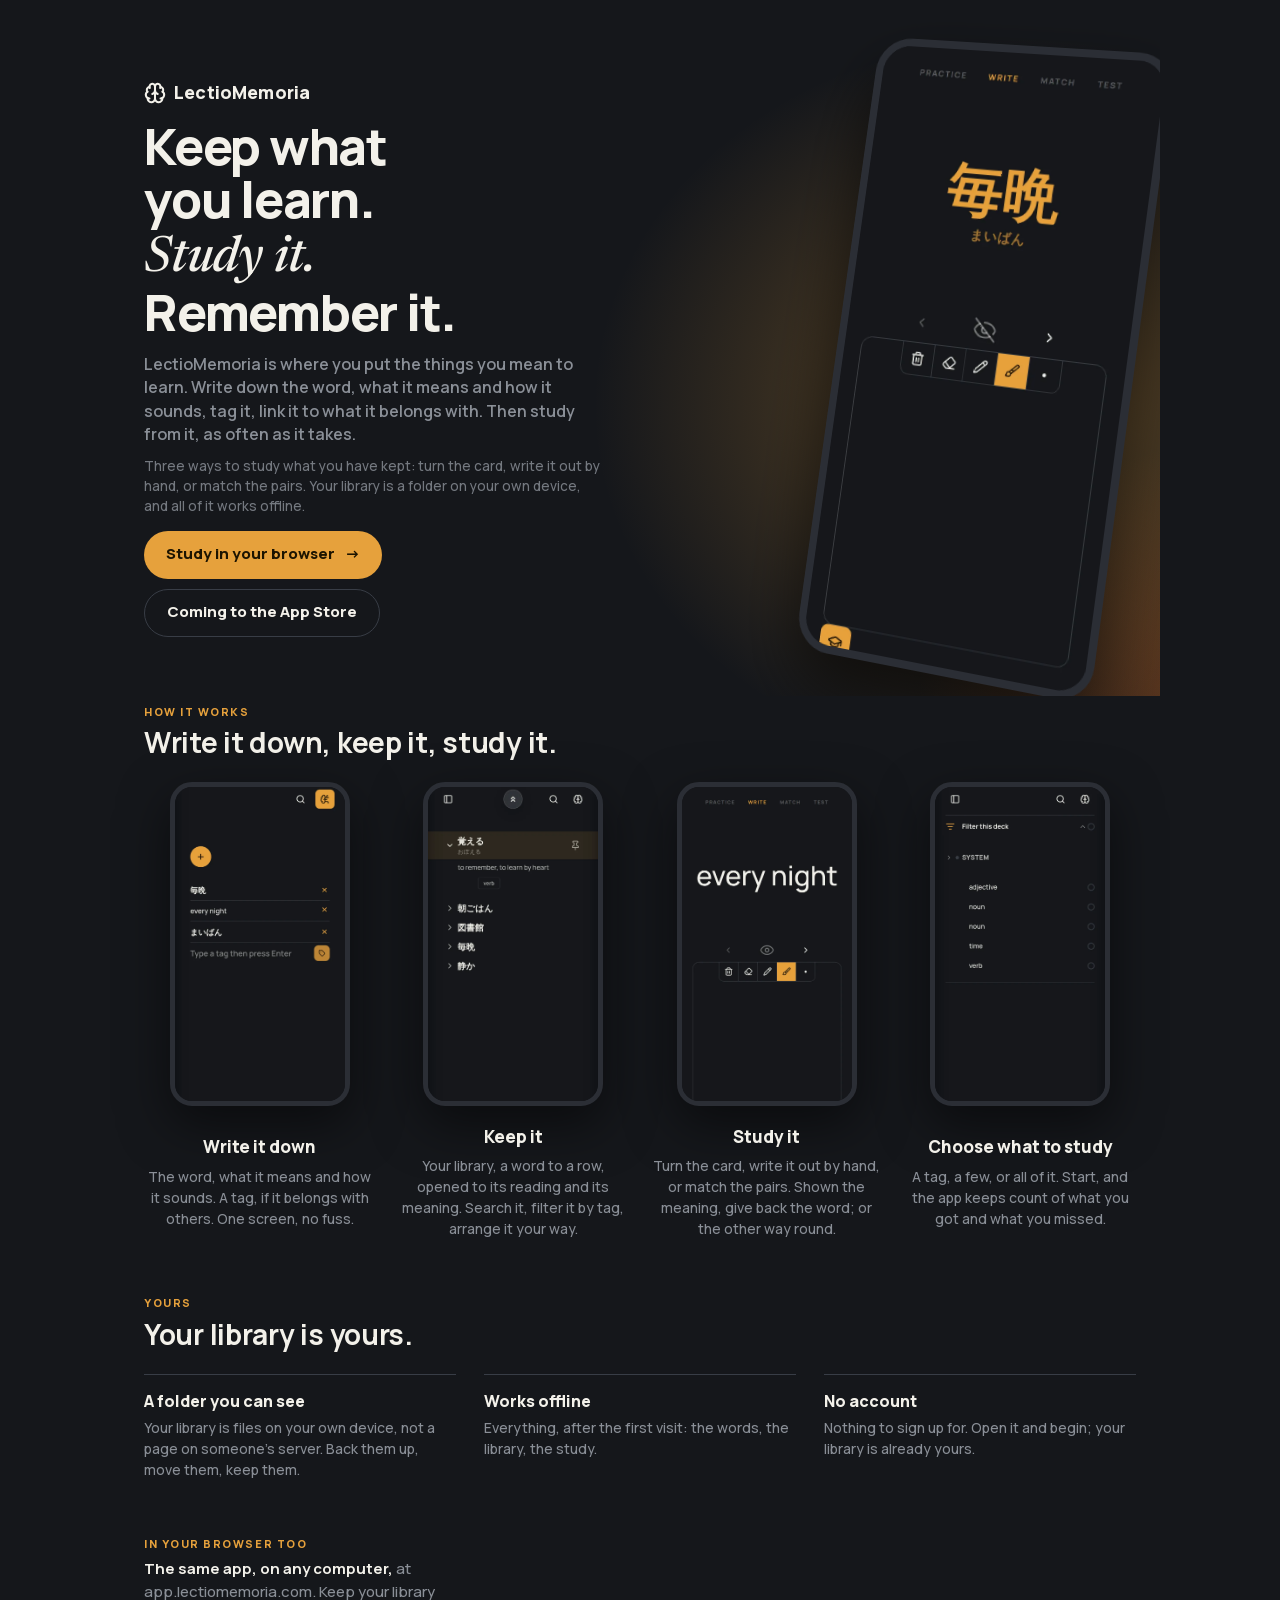
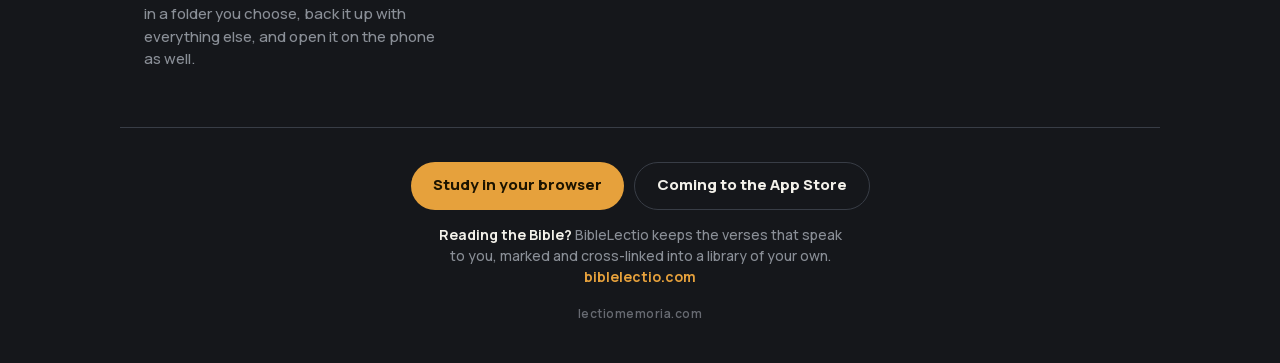
<file: index.html>
<!doctype html>
<html lang="en">
  <head>
    <meta charset="utf-8" />
    <meta name="viewport" content="width=device-width, initial-scale=1, viewport-fit=cover" />
    <title>LectioMemoria</title>
    <meta name="description" content="Keep what you learn. Study it. Remember it." />
    <meta name="theme-color" content="#15171b" />
    <meta property="og:title" content="LectioMemoria" />
    <meta property="og:description" content="Keep what you learn. Study it. Remember it." />
    <meta property="og:type" content="website" />
    
    <link rel="icon" href="data:image/svg+xml,%3Csvg%20xmlns%3D%22http%3A%2F%2Fwww.w3.org%2F2000%2Fsvg%22%20viewBox%3D%220%200%2024%2024%22%20fill%3D%22none%22%20stroke%3D%22%23e6a13c%22%20stroke-width%3D%222.2%22%20stroke-linecap%3D%22round%22%20stroke-linejoin%3D%22round%22%3E%3Cpath%20d%3D%22M12%2018V5%22%2F%3E%3Cpath%20d%3D%22M15%2013a4.17%204.17%200%200%201-3-4%204.17%204.17%200%200%201-3%204%22%2F%3E%3Cpath%20d%3D%22M17.598%206.5A3%203%200%201%200%2012%205a3%203%200%201%200-5.598%201.5%22%2F%3E%3Cpath%20d%3D%22M17.997%205.125a4%204%200%200%201%202.526%205.77%22%2F%3E%3Cpath%20d%3D%22M18%2018a4%204%200%200%200%202-7.464%22%2F%3E%3Cpath%20d%3D%22M19.967%2017.483A4%204%200%201%201%2012%2018a4%204%200%201%201-7.967-.517%22%2F%3E%3Cpath%20d%3D%22M6%2018a4%204%200%200%201-2-7.464%22%2F%3E%3Cpath%20d%3D%22M6.003%205.125a4%204%200%200%200-2.526%205.77%22%2F%3E%3C%2Fsvg%3E" />
    <script type="module" crossorigin src="/assets/index-DxiR4rw_.js"></script>
    <link rel="stylesheet" crossorigin href="/assets/index-CR4TR6Tr.css">
  </head>
  <body>
    <div id="site"></div>
  </body>
</html>
</file>
<file: assets/index-CR4TR6Tr.css>
@font-face{font-family:Manrope;font-style:normal;font-weight:500;font-display:swap;src:url(/assets/Manrope-Medium-B61sJM7J.ttf) format("truetype")}@font-face{font-family:Manrope;font-style:normal;font-weight:600;font-display:swap;src:url(/assets/Manrope-SemiBold-B2pE8GUn.ttf) format("truetype")}@font-face{font-family:Manrope;font-style:normal;font-weight:700;font-display:swap;src:url(/assets/Manrope-Bold-DMnIeUJM.ttf) format("truetype")}@font-face{font-family:Manrope;font-style:normal;font-weight:800;font-display:swap;src:url(/assets/Manrope-ExtraBold-CGKSzBga.ttf) format("truetype")}@font-face{font-family:Newsreader;font-style:normal;font-weight:500;font-display:swap;src:url(/assets/Newsreader-Medium-DZ7Pcvct.ttf) format("truetype")}@font-face{font-family:Newsreader;font-style:italic;font-weight:500;font-display:swap;src:url(/assets/Newsreader-MediumItalic-BdpsqQT1.woff2) format("woff2")}:root{--bg: #15171b;--text: #f3f1ea;--dim: #8a8f97;--brand: #e6a13c;--brand-ink: #1c1400;--surface: #262a31;--rule: #383d46;--serif: "Newsreader", Georgia, "Times New Roman", serif;color-scheme:dark}*{box-sizing:border-box}html,body{margin:0;min-height:100%}body{background:var(--bg);color:var(--text);font-family:Manrope,system-ui,-apple-system,Segoe UI,sans-serif;line-height:1.5;-webkit-font-smoothing:antialiased}img{max-width:100%;display:block}.site{display:flex;flex-direction:column;align-items:center;gap:26px;min-height:100vh;min-height:100dvh;padding:calc(24px + env(safe-area-inset-top,0px)) 20px calc(36px + env(safe-area-inset-bottom,0px));text-align:center}.site--verse{justify-content:center}.site__picture{width:100%;max-width:440px}.site__card{display:block;width:100%;height:auto;border-radius:6px;box-shadow:0 18px 50px #00000073}.site__words{display:flex;flex-direction:column;align-items:center;gap:14px;max-width:34ch}.site__brand{display:inline-flex;align-items:center;gap:8px;color:var(--text);font-weight:800;font-size:18px;letter-spacing:.01em;text-decoration:none}.site__line{margin:0;font-size:clamp(22px,5.6vw,28px);font-weight:700;line-height:1.25;letter-spacing:-.01em;text-wrap:balance}.site__sub{margin:0;color:var(--dim);font-size:15px;font-weight:600;line-height:1.45}.site__facts{margin:-4px 0 0;color:var(--dim);font-size:13px;font-weight:500;line-height:1.5;opacity:.78}.site__cta{display:inline-flex;align-items:center;justify-content:center;gap:8px;min-height:48px;padding:0 22px;border:0;border-radius:999px;background:var(--brand);color:var(--brand-ink);font-weight:800;font-size:15px;text-decoration:none}.site__cta--soon{background:transparent;color:var(--text);border:1px solid var(--rule)}.site__acts{display:flex;flex-wrap:wrap;justify-content:center;gap:10px}.site__foot{margin:4px 0 0;color:color-mix(in srgb,var(--dim) 70%,transparent);font-size:12px;font-weight:600;letter-spacing:.04em}.site__note{margin:0;color:var(--brand);font-size:14px;font-weight:700}.site__sentence{display:inline-block}@media (min-width: 760px){.site--verse{flex-direction:row;justify-content:center;gap:56px;text-align:left}.site--verse .site__words{align-items:flex-start}.site--verse .site__acts{justify-content:flex-start}.site--verse .site__line{font-size:30px}}.landing{overflow:hidden;padding-bottom:calc(40px + env(safe-area-inset-bottom,0px))}.landing__note{text-align:center;padding:14px 20px 0}.l-wrap{max-width:1040px;margin:0 auto;padding:0 24px}.s-hero{position:relative;isolation:isolate;overflow:hidden;display:grid;grid-template-columns:1fr;gap:34px;justify-items:center;text-align:center;max-width:1040px;margin:0 auto 8px;padding:calc(40px + env(safe-area-inset-top,0px)) 24px 20px}.s-hero:before{content:"";position:absolute;top:-60px;right:-140px;bottom:-90px;left:-80px;z-index:-1;pointer-events:none;background:radial-gradient(55% 70% at 78% 55%,#e6a13c5c,#e6a13c00 62%),radial-gradient(40% 50% at 96% 92%,#c45c1c70,#c45c1c00 66%)}.s-hero__words{display:flex;flex-direction:column;align-items:center;gap:14px;max-width:44ch;position:relative;z-index:4}.s-hero .site__line{font-size:clamp(30px,6.4vw,50px);line-height:1.06;font-weight:800;letter-spacing:-.025em}.s-hero .site__line em{font-family:var(--serif);font-style:italic;font-weight:500;letter-spacing:-.005em}.s-hero .site__sub{font-size:16px}.s-hero .site__facts{font-size:13.5px;opacity:.82}.s-hero .site__cta:not(.site__cta--soon):after{content:"→";margin-left:2px;font-weight:800}.ph{width:250px;aspect-ratio:390 / 780;border-radius:30px;border:7px solid #2b2e35;overflow:hidden;background:var(--bg);box-shadow:0 18px 50px #00000080}.ph img{width:100%;height:100%;object-fit:cover;object-position:top}.ph--sm{width:100%;max-width:220px;border-width:6px;border-radius:26px}.s-trip{display:grid;grid-template-columns:repeat(2,minmax(0,1fr));gap:10px;width:100%;max-width:520px;margin:0;padding:0;list-style:none;align-items:start}.s-trip li{display:flex;flex-direction:column;align-items:center;gap:10px;min-width:0}.s-trip .ph{width:100%;max-width:220px;border-width:5px;border-radius:22px;aspect-ratio:390 / 720}.s-trip p{margin:0;color:var(--dim);font-size:12.5px;font-weight:600;line-height:1.35;text-align:center;max-width:20ch}.s-trip p b{display:block;color:var(--text);font-size:13.5px;font-weight:800;margin-bottom:2px}@media (min-width: 700px){.s-trip{gap:22px}.s-trip p{font-size:14px}.s-trip p b{font-size:16px}}@media (min-width: 880px){.s-hero{grid-template-columns:minmax(0,1fr) minmax(0,1fr);text-align:left;justify-items:start;align-items:center;gap:24px;min-height:600px}.s-hero__words{align-items:flex-start;max-width:46ch}.s-hero .site__acts{justify-content:flex-start}.s-trip{position:relative;display:block;height:600px;max-width:none}.s-trip li{position:absolute;width:236px}.s-trip li p{display:none}.s-trip .ph{max-width:none;width:236px;aspect-ratio:390 / 800;border-width:7px;border-radius:34px;box-shadow:0 34px 70px #0000009e}.s-trip li:nth-child(1){left:0;top:70px;transform:perspective(1400px) rotateY(14deg) rotate(-7deg);z-index:1;opacity:.94}.s-trip li:nth-child(2){left:250px;top:10px;transform:perspective(1400px) rotateY(-8deg) rotate(4deg);z-index:2}.ph--one{width:310px;aspect-ratio:390 / 800;border-width:8px;border-radius:36px;justify-self:end;transform:perspective(1400px) rotateY(-16deg) rotateX(4deg) rotate(7deg);box-shadow:0 34px 70px #0000009e}}.s-light{--l-bg: #f3f1ea;--l-ink: #15171b;--l-dim: #5f6066;--l-accent: #9a6418;--l-tile: #fbfaf7;--l-rule: #dedbd3;background:var(--l-bg);color:var(--l-ink);margin:0 0 56px;padding:58px 0 54px}.s-kick{margin:0 0 8px;font-family:var(--serif);font-style:italic;font-weight:500;font-size:clamp(17px,2vw,21px);color:var(--l-dim);text-align:center}.s-head{margin:0 auto 16px;max-width:22ch;font-size:clamp(30px,4.8vw,52px);font-weight:800;letter-spacing:-.025em;line-height:1.04;text-align:center;text-wrap:balance}.s-head em{font-family:var(--serif);font-style:italic;font-weight:500;letter-spacing:-.005em}.s-lead{margin:0 auto 36px;max-width:62ch;color:var(--l-dim);font-size:15.5px;font-weight:500;line-height:1.55;text-align:center}.s-carousel-wrap{position:relative;margin:0 0 54px}.s-carousel{display:flex;gap:18px;overflow-x:auto;scroll-snap-type:x mandatory;padding:6px 4px 18px;scrollbar-width:none}.s-carousel::-webkit-scrollbar{display:none}.s-slide{flex:0 0 200px;scroll-snap-align:start;display:flex;flex-direction:column;align-items:center;gap:12px;text-align:center}.s-slide .ph{width:100%;max-width:180px;border-width:5px;border-radius:22px;aspect-ratio:390 / 700;box-shadow:0 14px 34px #00000038}.s-slide .s-card{max-width:180px;box-shadow:0 14px 34px #00000038}.s-slide h3{margin:4px 0;font-size:16px;font-weight:800;color:var(--l-ink)}.s-slide p{margin:0;color:var(--l-dim);font-size:13.5px;font-weight:500;line-height:1.45;max-width:24ch}.s-arrows{display:flex;justify-content:flex-end;gap:8px;margin:0 0 10px}.s-arrow{-webkit-appearance:none;-moz-appearance:none;appearance:none;width:40px;height:40px;border-radius:50%;border:1px solid var(--l-rule);background:var(--l-tile);color:var(--l-ink);font:800 16px/1 Manrope,sans-serif;cursor:pointer}.s-arrow:focus-visible{outline:2px solid var(--l-accent);outline-offset:2px}.s-tiles{display:grid;grid-template-columns:repeat(2,minmax(0,1fr));gap:14px}.s-tile{background:var(--l-tile);border:1px solid var(--l-rule);border-radius:18px;padding:20px 20px 18px;display:flex;flex-direction:column;gap:6px}.s-tile small{font-size:12px;font-weight:800;letter-spacing:.08em;text-transform:uppercase;color:var(--l-dim)}.s-tile b{font-size:clamp(34px,4.6vw,48px);font-weight:800;letter-spacing:-.03em;line-height:1;color:var(--l-ink)}.s-tile b em{font-family:var(--serif);font-style:italic;font-weight:500;color:var(--l-accent);font-size:.78em;margin-left:6px;letter-spacing:0}.s-tile p{margin:2px 0 0;color:var(--l-dim);font-size:13.5px;font-weight:500;line-height:1.45}@media (min-width: 820px){.s-tiles{grid-template-columns:repeat(4,minmax(0,1fr));gap:18px}.s-slide{flex-basis:232px}.s-slide .ph{max-width:200px}}.s-section{margin:0 auto 56px}.s-kicker{margin:0 0 6px;color:var(--brand);font-size:11px;font-weight:800;letter-spacing:.14em;text-transform:uppercase}.s-h2{margin:0 0 22px;font-size:clamp(22px,3vw,28px);font-weight:700;letter-spacing:-.01em;line-height:1.2;text-wrap:balance}.s-steps{display:grid;grid-template-columns:1fr;gap:26px}.s-step{display:grid;grid-template-columns:120px 1fr;gap:16px;align-items:start}.s-step .ph--sm{max-width:120px;border-width:4px;border-radius:18px;aspect-ratio:390 / 700}.s-step h3{margin:2px 0 6px;font-size:17px;font-weight:800}.s-step p{margin:0;color:var(--dim);font-size:14px;font-weight:500;line-height:1.5}.s-yours{display:grid;grid-template-columns:1fr;gap:18px 28px}.s-yours div{border-top:1px solid var(--rule);padding-top:14px}.s-yours h3{margin:0 0 4px;font-size:16px;font-weight:800}.s-yours p{margin:0;color:var(--dim);font-size:14px;font-weight:500;line-height:1.5}@media (min-width: 700px){.s-yours{grid-template-columns:repeat(3,minmax(0,1fr))}}@media (min-width: 820px){.s-steps{grid-template-columns:repeat(var(--cols, 4),minmax(0,1fr));gap:22px}.s-step{grid-template-columns:1fr;justify-items:center;text-align:center}.s-step .ph--sm{max-width:180px;border-width:5px;border-radius:22px}.s-step>:first-child{min-height:324px;display:flex;align-items:center;justify-content:center;width:100%}}.s-pc{display:grid;grid-template-columns:1fr;gap:18px;align-items:center}.s-win{border-radius:10px;overflow:hidden;border:1px solid var(--rule);box-shadow:0 16px 44px #00000080;background:var(--bg)}.s-win img{width:100%;aspect-ratio:16 / 10;object-fit:cover;object-position:top}.s-win__bar{display:flex;align-items:center;gap:8px;padding:7px 10px;background:var(--surface);border-bottom:1px solid var(--rule)}.s-win__bar i{width:9px;height:9px;border-radius:50%;background:var(--rule)}.s-win__url{flex:1;margin-left:6px;font-family:ui-monospace,SFMono-Regular,Menlo,monospace;font-size:11px;color:var(--dim)}.s-pc p{margin:0;color:var(--dim);font-size:15px;font-weight:500;line-height:1.5;max-width:40ch}.s-pc p b{color:var(--text)}@media (min-width: 880px){.s-pc{grid-template-columns:300px minmax(0,1fr);gap:36px}}.s-card{border-radius:8px;overflow:hidden;box-shadow:0 14px 36px #00000080;width:100%;max-width:220px}.s-step .s-card{max-width:120px}@media (min-width: 820px){.s-step .s-card{max-width:180px}}.s-end{display:flex;flex-direction:column;align-items:center;gap:14px;text-align:center;border-top:1px solid var(--rule);padding-top:34px}.s-sib{margin:0;max-width:46ch;color:var(--dim);font-size:14px;font-weight:500;line-height:1.5}.s-sib a{color:var(--brand);font-weight:700;text-decoration:none}.s-sib b{color:var(--text)}@media (prefers-reduced-motion: reduce){*{transition:none!important;scroll-behavior:auto!important}}
</file>
